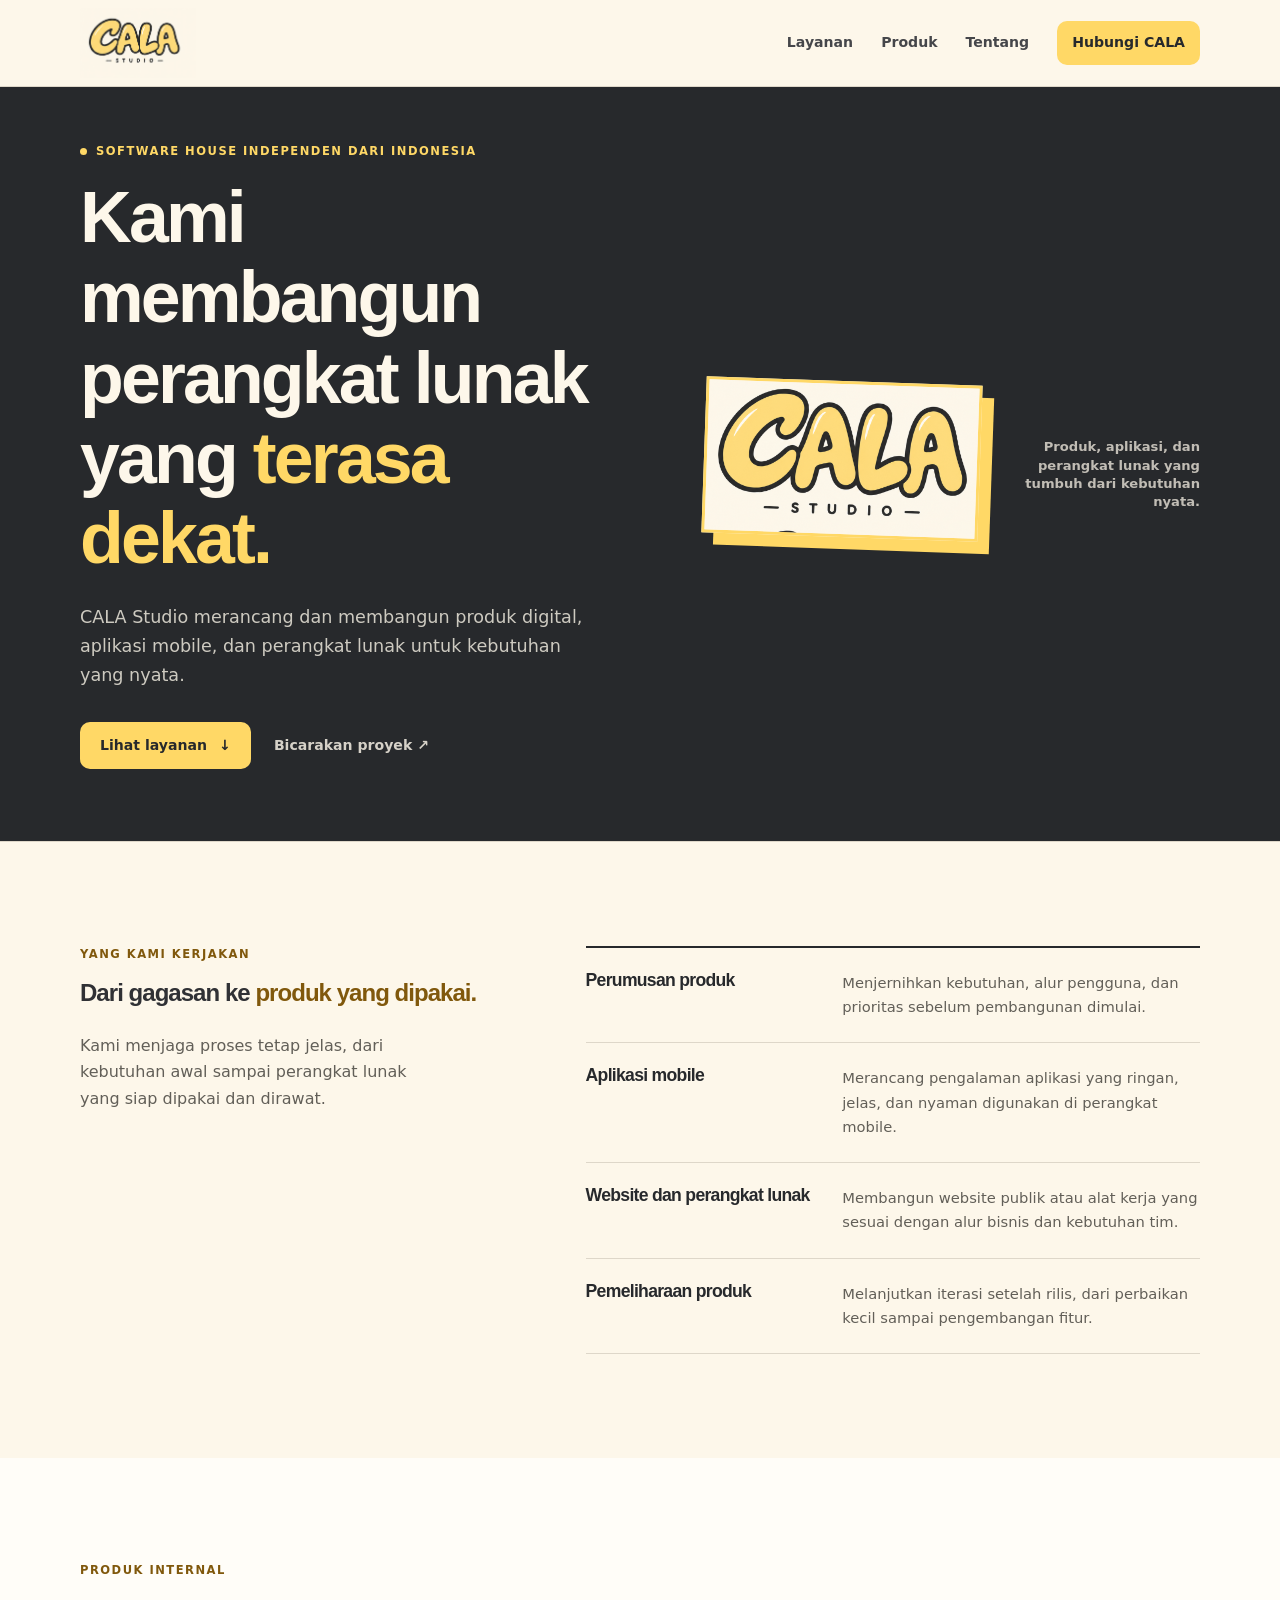
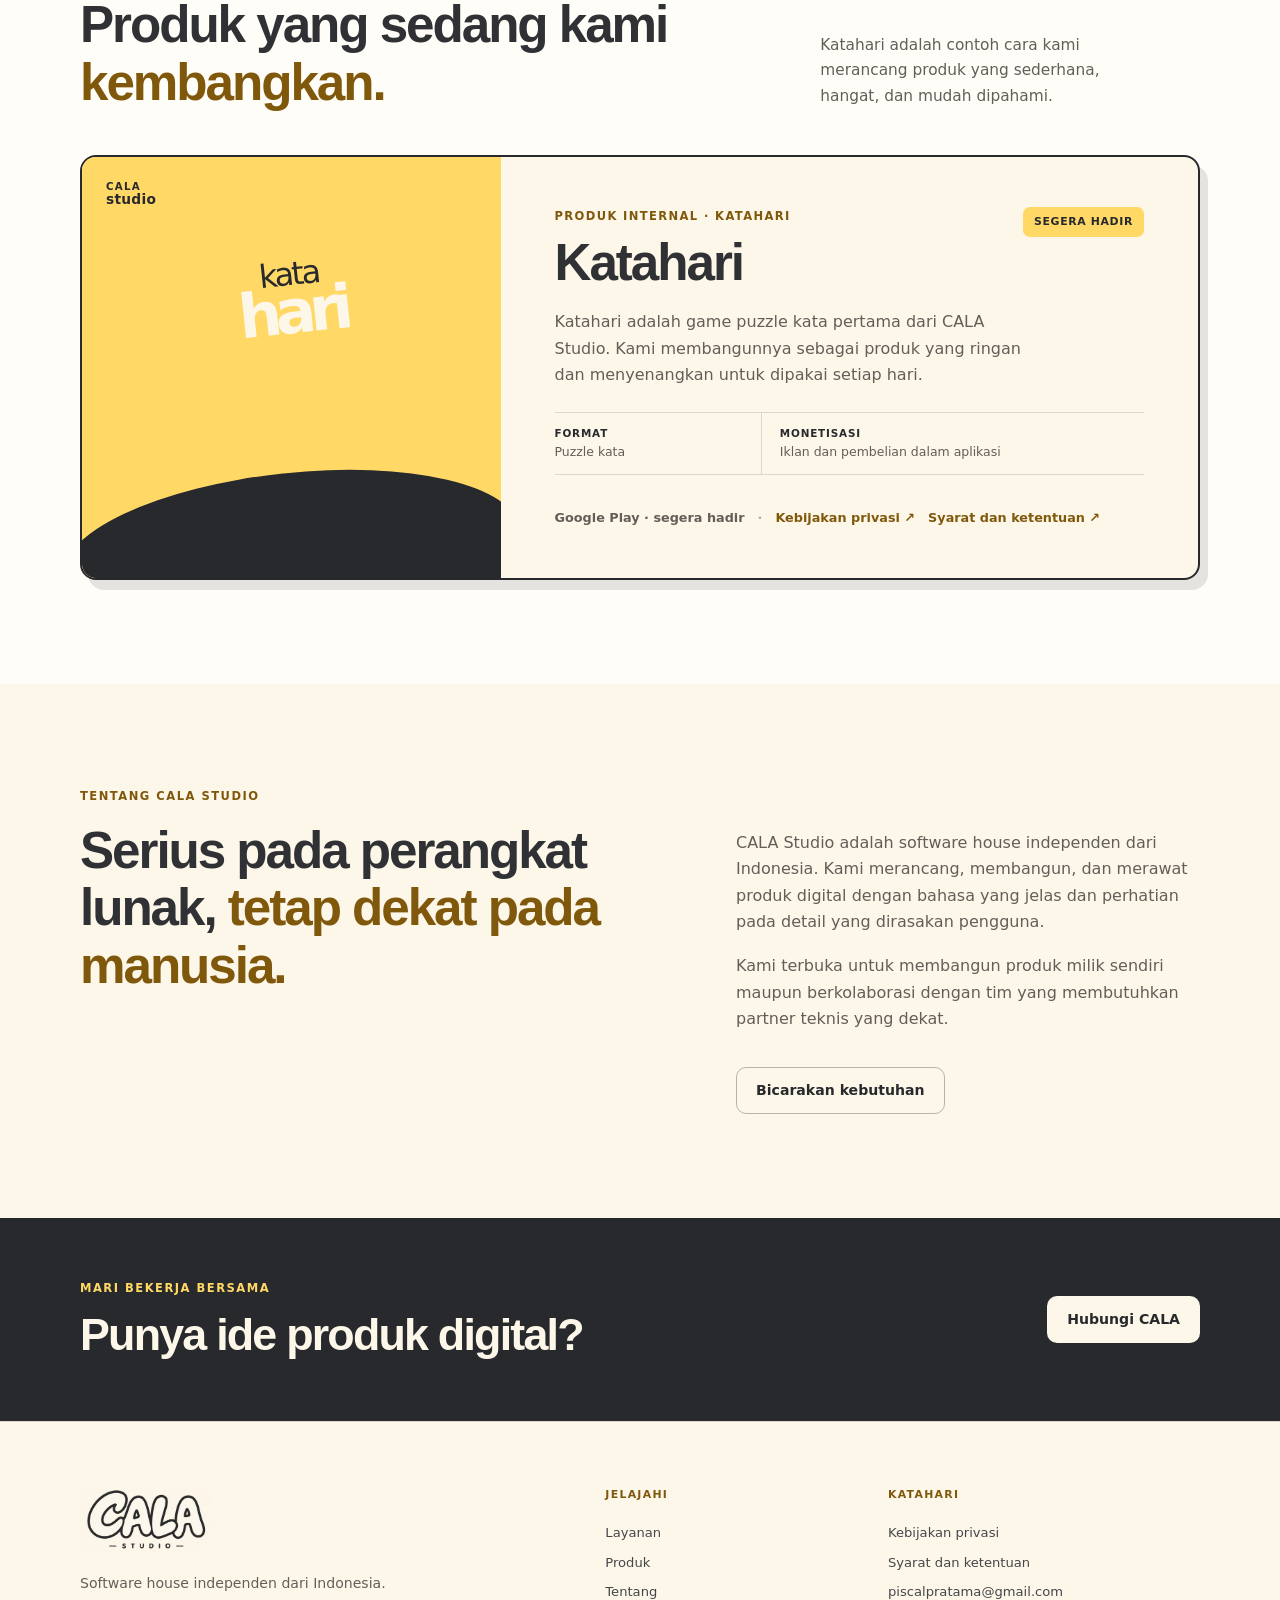
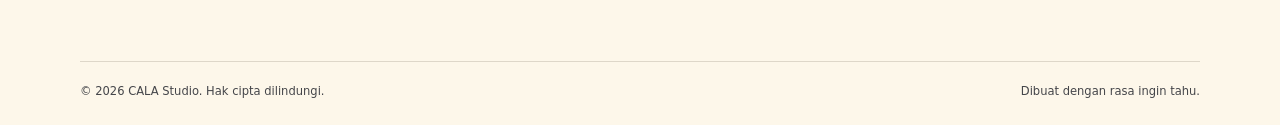
<file: index.html>
<!doctype html>
<html lang="id">
  <head>
    <meta charset="utf-8">
    <meta name="viewport" content="width=device-width, initial-scale=1">
    <meta name="description" content="CALA Studio adalah software house independen dari Indonesia. Kami merancang dan membangun produk digital yang terasa dekat.">
    <meta name="theme-color" content="#27292c">
    <title>CALA Studio: Software house untuk produk digital</title>
    <link rel="stylesheet" href="styles.css">
    <script src="script.js" defer></script>
  </head>
  <body>
    <a class="skip-link" href="#konten">Lewati ke konten utama</a>

    <header class="site-header">
      <div class="container nav-wrap">
        <a class="brand" href="index.html" aria-label="CALA Studio, halaman utama">
          <img src="assets/logo-crops/cala-lockup-yellow.png" alt="CALA Studio">
        </a>
        <nav aria-label="Navigasi utama">
          <a href="#layanan">Layanan</a>
          <a href="#produk">Produk</a>
          <a href="#tentang">Tentang</a>
          <a class="nav-cta" href="#kontak">Hubungi CALA</a>
        </nav>
      </div>
    </header>

    <main id="konten">
      <section class="hero">
        <div class="container hero-grid">
          <div class="hero-copy">
            <p class="eyebrow"><span class="eyebrow-dot"></span> Software house independen dari Indonesia</p>
            <h1>Kami membangun perangkat lunak yang <span>terasa dekat.</span></h1>
            <p class="hero-lead">CALA Studio merancang dan membangun produk digital, aplikasi mobile, dan perangkat lunak untuk kebutuhan yang nyata.</p>
            <div class="hero-actions">
              <a class="button button-primary" href="#layanan">Lihat layanan <span aria-hidden="true">↓</span></a>
              <a class="text-link" href="mailto:piscalpratama@gmail.com">Bicarakan proyek <span aria-hidden="true">↗</span></a>
            </div>
          </div>
          <div class="hero-art">
            <div class="hero-logo-frame">
              <img src="assets/logo-crops/cala-primary-yellow.png" alt="Logo CALA Studio berwarna kuning">
            </div>
            <p class="hero-art-note">Produk, aplikasi, dan perangkat lunak yang tumbuh dari kebutuhan nyata.</p>
          </div>
        </div>
      </section>

      <section class="section section-services" id="layanan">
        <div class="container services-grid">
          <div class="service-intro">
            <p class="eyebrow eyebrow-dark">Yang kami kerjakan</p>
            <h2>Dari gagasan ke <em>produk yang dipakai.</em></h2>
            <p>Kami menjaga proses tetap jelas, dari kebutuhan awal sampai perangkat lunak yang siap dipakai dan dirawat.</p>
          </div>
          <div class="service-list">
            <article class="service-item">
              <h3>Perumusan produk</h3>
              <p>Menjernihkan kebutuhan, alur pengguna, dan prioritas sebelum pembangunan dimulai.</p>
            </article>
            <article class="service-item">
              <h3>Aplikasi mobile</h3>
              <p>Merancang pengalaman aplikasi yang ringan, jelas, dan nyaman digunakan di perangkat mobile.</p>
            </article>
            <article class="service-item">
              <h3>Website dan perangkat lunak</h3>
              <p>Membangun website publik atau alat kerja yang sesuai dengan alur bisnis dan kebutuhan tim.</p>
            </article>
            <article class="service-item">
              <h3>Pemeliharaan produk</h3>
              <p>Melanjutkan iterasi setelah rilis, dari perbaikan kecil sampai pengembangan fitur.</p>
            </article>
          </div>
        </div>
      </section>

      <section class="section section-light" id="produk">
        <div class="container">
          <div class="section-heading split-heading">
            <div>
              <p class="eyebrow eyebrow-dark">Produk internal</p>
              <h2>Produk yang sedang kami <em>kembangkan.</em></h2>
            </div>
            <p>Katahari adalah contoh cara kami merancang produk yang sederhana, hangat, dan mudah dipahami.</p>
          </div>

          <article class="app-card">
            <div class="app-card-art">
              <span class="app-card-stamp">CALA<br><strong>studio</strong></span>
              <div class="mini-horizon"></div>
              <div class="mini-word">kata<br><strong>hari</strong></div>
            </div>
            <div class="app-card-content">
              <div class="app-card-title">
                <div>
                  <p class="card-kicker">Produk internal · Katahari</p>
                  <h3>Katahari</h3>
                </div>
                <span class="status-pill">Segera hadir</span>
              </div>
              <p>Katahari adalah game puzzle kata pertama dari CALA Studio. Kami membangunnya sebagai produk yang ringan dan menyenangkan untuk dipakai setiap hari.</p>
              <div class="app-facts" aria-label="Informasi Katahari">
                <span><strong>Format</strong> Puzzle kata</span>
                <span><strong>Monetisasi</strong> Iklan dan pembelian dalam aplikasi</span>
              </div>
              <div class="app-links">
                <span class="play-placeholder" aria-label="Katahari belum tersedia di Google Play">Google Play · segera hadir</span>
                <span class="link-separator" aria-hidden="true">·</span>
                <a href="katahari/privacy-policy.html">Kebijakan privasi <span aria-hidden="true">↗</span></a>
                <a href="katahari/terms-of-service.html">Syarat dan ketentuan <span aria-hidden="true">↗</span></a>
              </div>
            </div>
          </article>
        </div>
      </section>

      <section class="section section-cream" id="tentang">
        <div class="container about-grid">
          <div>
            <p class="eyebrow eyebrow-dark">Tentang CALA Studio</p>
            <h2>Serius pada perangkat lunak, <em>tetap dekat pada manusia.</em></h2>
          </div>
          <div class="about-copy">
            <p>CALA Studio adalah software house independen dari Indonesia. Kami merancang, membangun, dan merawat produk digital dengan bahasa yang jelas dan perhatian pada detail yang dirasakan pengguna.</p>
            <p>Kami terbuka untuk membangun produk milik sendiri maupun berkolaborasi dengan tim yang membutuhkan partner teknis yang dekat.</p>
            <a class="button button-outline" href="mailto:piscalpratama@gmail.com">Bicarakan kebutuhan</a>
          </div>
        </div>
      </section>

      <section class="contact-strip" id="kontak">
        <div class="container contact-inner">
          <div>
            <p class="eyebrow">Mari bekerja bersama</p>
            <h2>Punya ide produk digital?</h2>
          </div>
          <a class="button button-light" href="mailto:piscalpratama@gmail.com">Hubungi CALA</a>
        </div>
      </section>
    </main>

    <footer class="site-footer">
      <div class="container footer-top">
        <div>
          <a class="brand brand-footer" href="index.html" aria-label="CALA Studio, halaman utama">
            <img src="assets/logo-crops/cala-monochrome.png" alt="CALA Studio">
          </a>
          <p class="footer-note">Software house independen dari Indonesia.</p>
        </div>
        <div class="footer-column">
          <p class="footer-label">Jelajahi</p>
          <a href="#layanan">Layanan</a>
          <a href="#produk">Produk</a>
          <a href="#tentang">Tentang</a>
        </div>
        <div class="footer-column">
          <p class="footer-label">Katahari</p>
          <a href="katahari/privacy-policy.html">Kebijakan privasi</a>
          <a href="katahari/terms-of-service.html">Syarat dan ketentuan</a>
          <a href="mailto:piscalpratama@gmail.com">piscalpratama@gmail.com</a>
        </div>
      </div>
      <div class="container footer-bottom">
        <span>© <span data-current-year>2026</span> CALA Studio. Hak cipta dilindungi.</span>
        <span>Dibuat dengan rasa ingin tahu.</span>
      </div>
    </footer>
  </body>
</html>
</file>
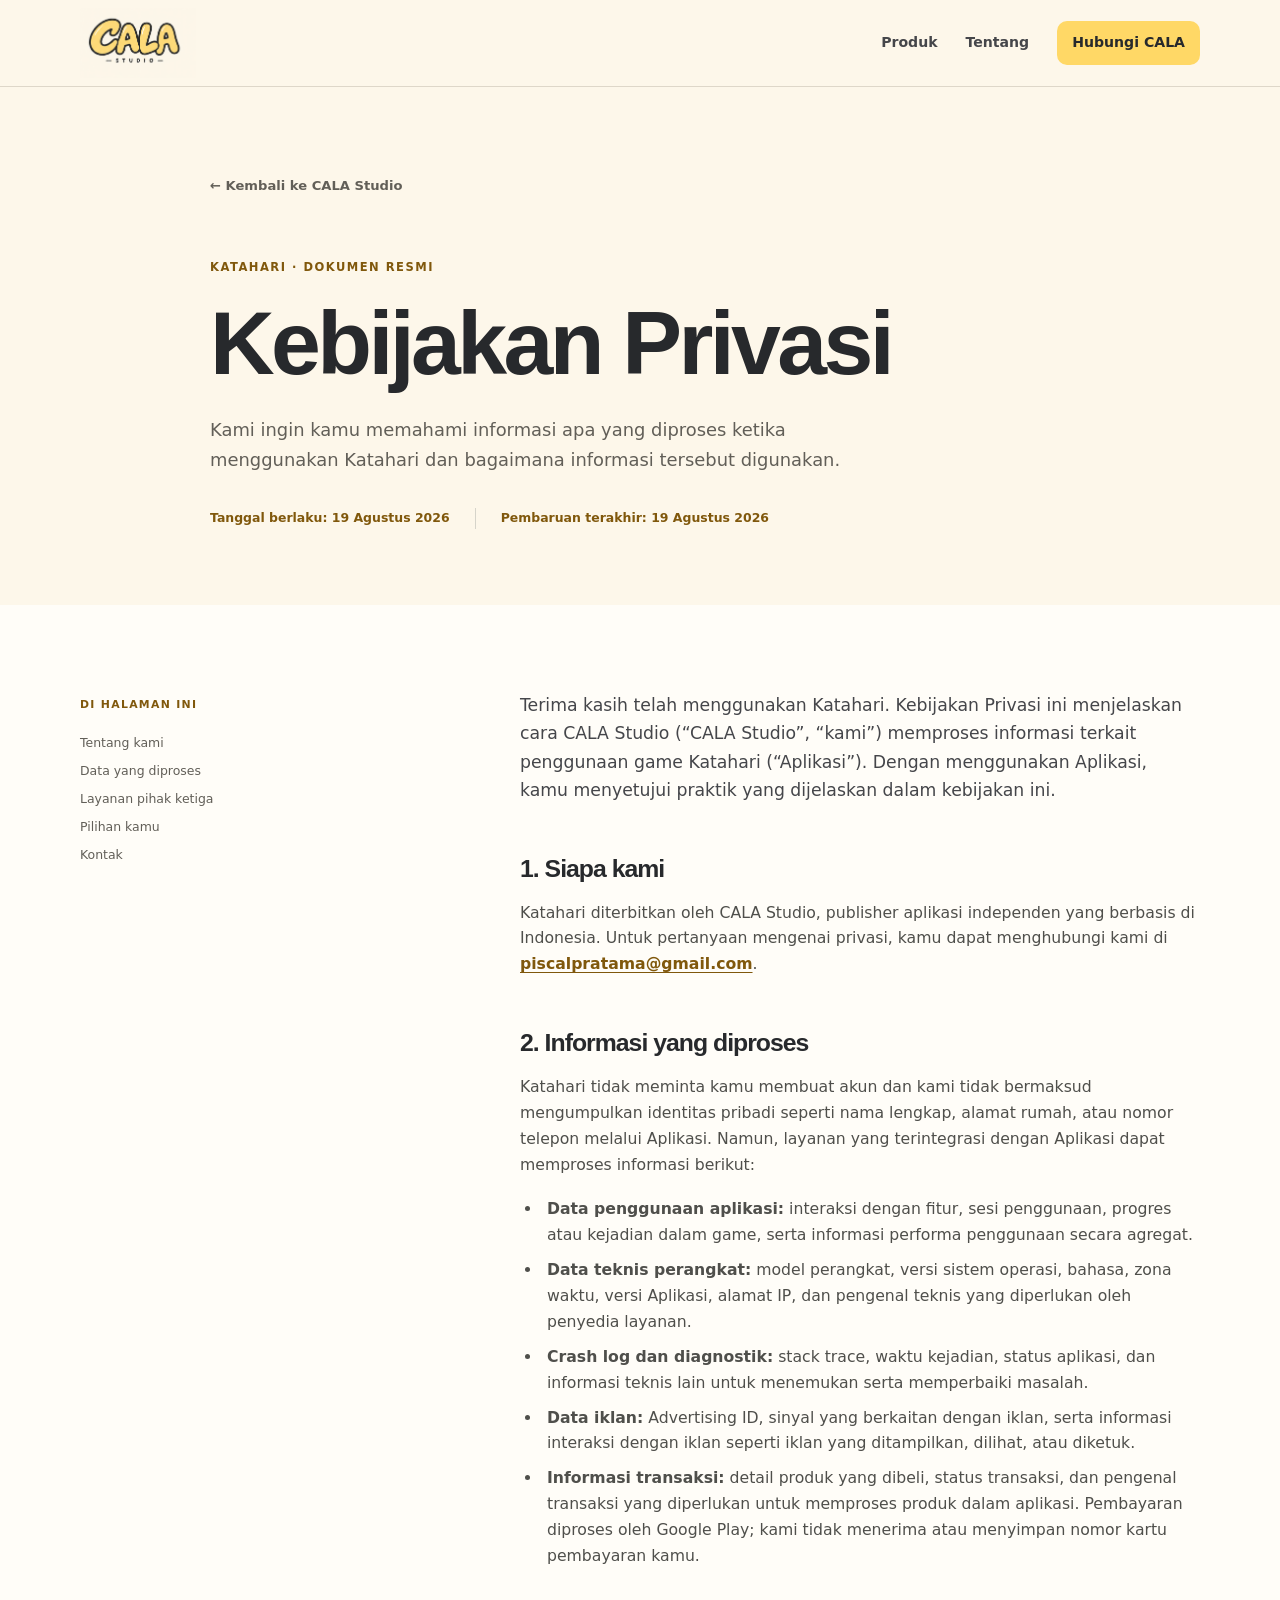
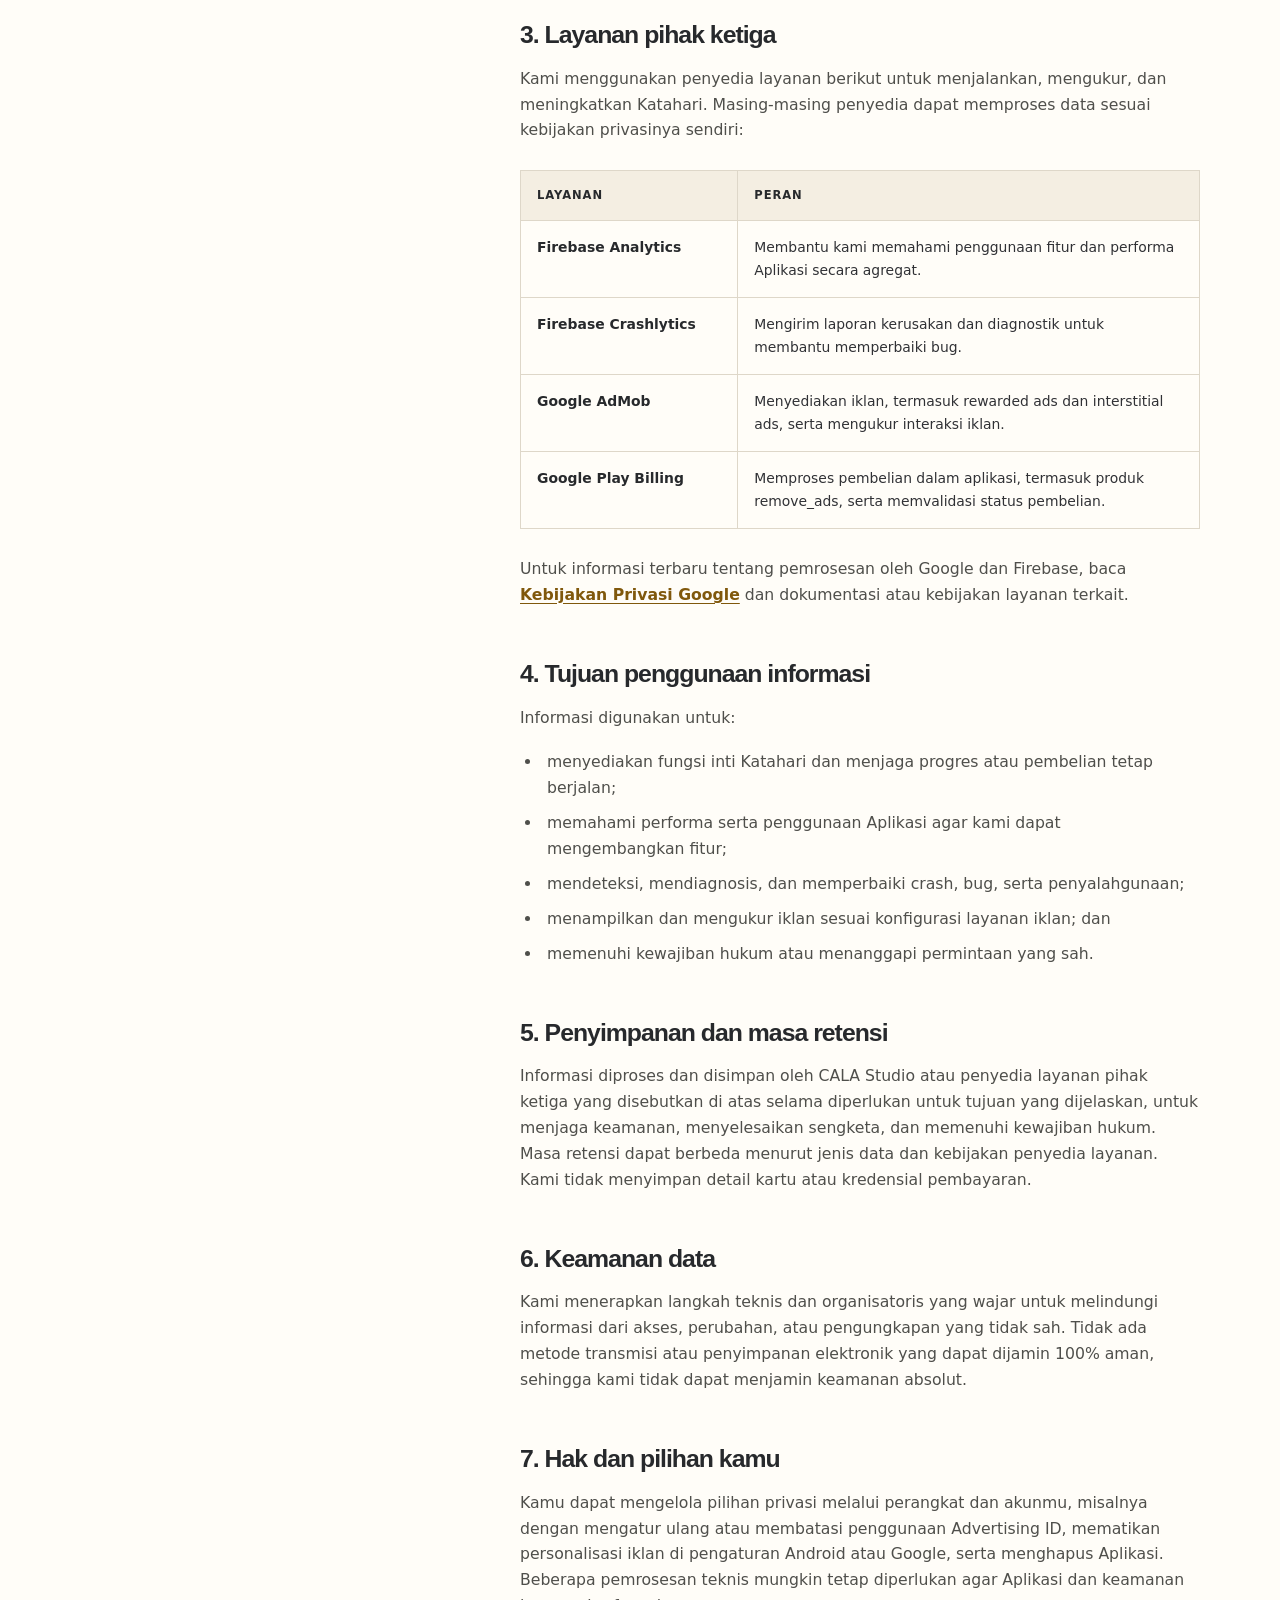
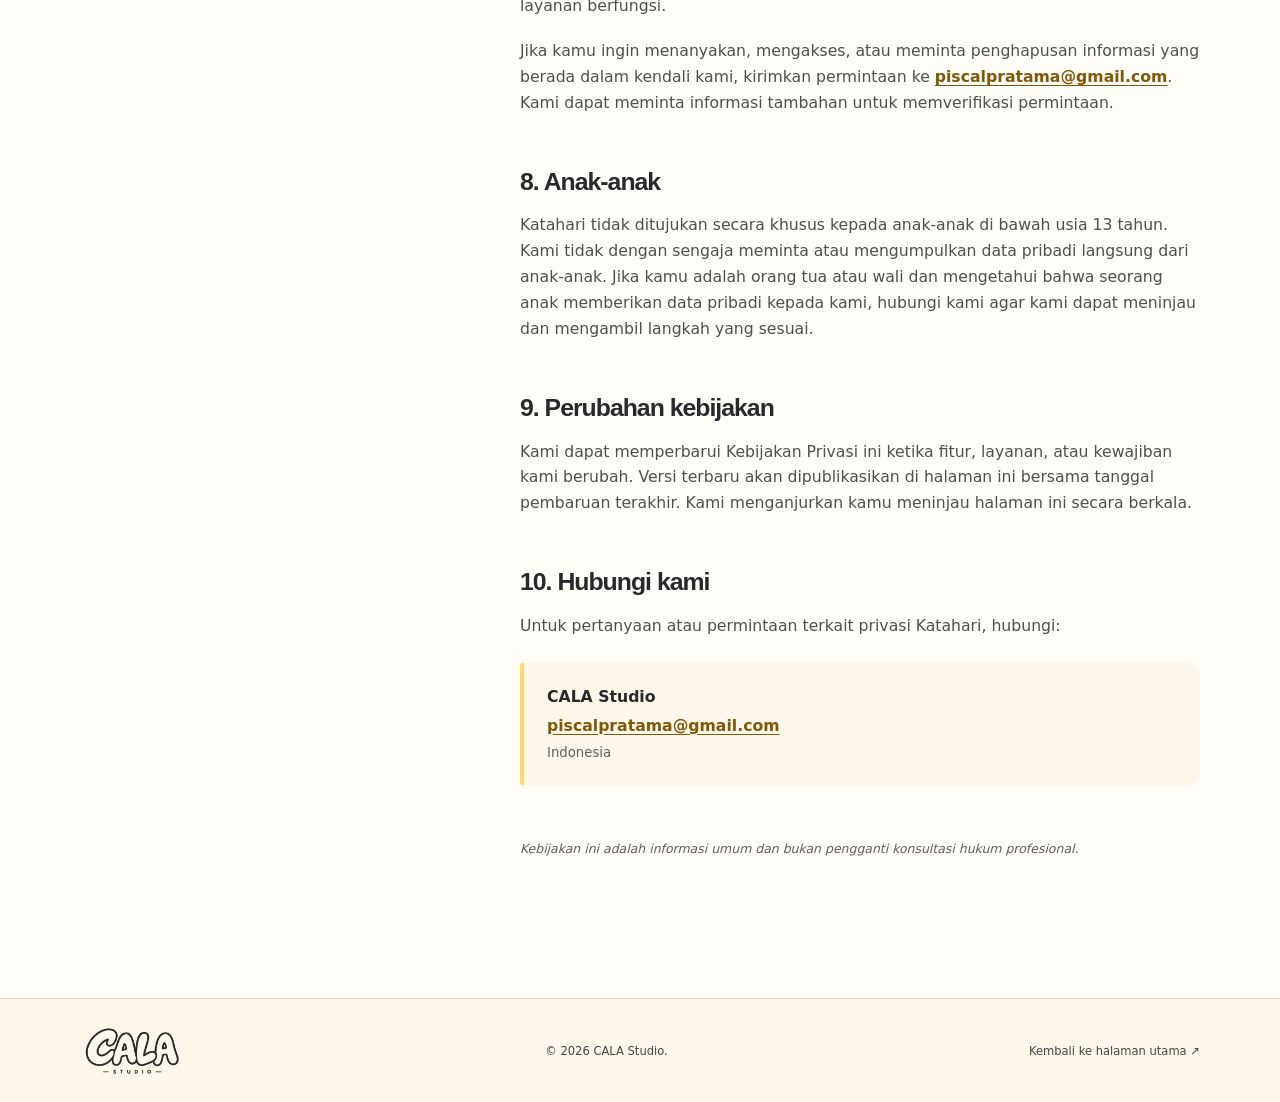
<file: katahari/privacy-policy.html>
<!doctype html>
<html lang="id">
  <head>
    <meta charset="utf-8">
    <meta name="viewport" content="width=device-width, initial-scale=1">
    <meta name="description" content="Kebijakan Privasi Katahari dari CALA Studio, termasuk penggunaan Firebase, Google AdMob, dan Google Play Billing.">
    <meta name="theme-color" content="#27292c">
    <title>Kebijakan Privasi Katahari: CALA Studio</title>
    <link rel="stylesheet" href="../styles.css">
    <script src="../script.js" defer></script>
  </head>
  <body>
    <a class="skip-link" href="#konten">Lewati ke konten utama</a>
    <header class="site-header">
      <div class="container nav-wrap">
        <a class="brand" href="../index.html" aria-label="CALA Studio, halaman utama">
          <img src="../assets/logo-crops/cala-lockup-yellow.png" alt="CALA Studio">
        </a>
        <nav aria-label="Navigasi utama">
          <a href="../index.html#produk">Produk</a>
          <a href="../index.html#tentang">Tentang</a>
          <a class="nav-cta" href="mailto:piscalpratama@gmail.com">Hubungi CALA</a>
        </nav>
      </div>
    </header>

    <main id="konten">
      <section class="page-hero">
        <div class="container narrow-container">
          <a class="back-link" href="../index.html">← Kembali ke CALA Studio</a>
          <p class="eyebrow eyebrow-dark">Katahari · Dokumen resmi</p>
          <h1>Kebijakan Privasi</h1>
          <p class="page-intro">Kami ingin kamu memahami informasi apa yang diproses ketika menggunakan Katahari dan bagaimana informasi tersebut digunakan.</p>
          <div class="document-meta"><span>Tanggal berlaku: 19 Agustus 2026</span><span>Pembaruan terakhir: 19 Agustus 2026</span></div>
        </div>
      </section>

      <section class="document-section">
        <div class="container document-layout">
          <aside class="document-aside" aria-label="Daftar isi">
            <p class="footer-label">Di halaman ini</p>
            <a href="#siapa-kami">Tentang kami</a>
            <a href="#data">Data yang diproses</a>
            <a href="#pihak-ketiga">Layanan pihak ketiga</a>
            <a href="#pilihan">Pilihan kamu</a>
            <a href="#kontak">Kontak</a>
          </aside>

          <article class="legal-copy">
            <p>Terima kasih telah menggunakan Katahari. Kebijakan Privasi ini menjelaskan cara CALA Studio (“CALA Studio”, “kami”) memproses informasi terkait penggunaan game Katahari (“Aplikasi”). Dengan menggunakan Aplikasi, kamu menyetujui praktik yang dijelaskan dalam kebijakan ini.</p>

            <h2 id="siapa-kami">1. Siapa kami</h2>
            <p>Katahari diterbitkan oleh CALA Studio, publisher aplikasi independen yang berbasis di Indonesia. Untuk pertanyaan mengenai privasi, kamu dapat menghubungi kami di <a href="mailto:piscalpratama@gmail.com">piscalpratama@gmail.com</a>.</p>

            <h2 id="data">2. Informasi yang diproses</h2>
            <p>Katahari tidak meminta kamu membuat akun dan kami tidak bermaksud mengumpulkan identitas pribadi seperti nama lengkap, alamat rumah, atau nomor telepon melalui Aplikasi. Namun, layanan yang terintegrasi dengan Aplikasi dapat memproses informasi berikut:</p>
            <ul>
              <li><strong>Data penggunaan aplikasi:</strong> interaksi dengan fitur, sesi penggunaan, progres atau kejadian dalam game, serta informasi performa penggunaan secara agregat.</li>
              <li><strong>Data teknis perangkat:</strong> model perangkat, versi sistem operasi, bahasa, zona waktu, versi Aplikasi, alamat IP, dan pengenal teknis yang diperlukan oleh penyedia layanan.</li>
              <li><strong>Crash log dan diagnostik:</strong> stack trace, waktu kejadian, status aplikasi, dan informasi teknis lain untuk menemukan serta memperbaiki masalah.</li>
              <li><strong>Data iklan:</strong> Advertising ID, sinyal yang berkaitan dengan iklan, serta informasi interaksi dengan iklan seperti iklan yang ditampilkan, dilihat, atau diketuk.</li>
              <li><strong>Informasi transaksi:</strong> detail produk yang dibeli, status transaksi, dan pengenal transaksi yang diperlukan untuk memproses produk dalam aplikasi. Pembayaran diproses oleh Google Play; kami tidak menerima atau menyimpan nomor kartu pembayaran kamu.</li>
            </ul>

            <h2 id="pihak-ketiga">3. Layanan pihak ketiga</h2>
            <p>Kami menggunakan penyedia layanan berikut untuk menjalankan, mengukur, dan meningkatkan Katahari. Masing-masing penyedia dapat memproses data sesuai kebijakan privasinya sendiri:</p>
            <div class="service-table-wrap">
              <table>
                <thead><tr><th>Layanan</th><th>Peran</th></tr></thead>
                <tbody>
                  <tr><td>Firebase Analytics</td><td>Membantu kami memahami penggunaan fitur dan performa Aplikasi secara agregat.</td></tr>
                  <tr><td>Firebase Crashlytics</td><td>Mengirim laporan kerusakan dan diagnostik untuk membantu memperbaiki bug.</td></tr>
                  <tr><td>Google AdMob</td><td>Menyediakan iklan, termasuk rewarded ads dan interstitial ads, serta mengukur interaksi iklan.</td></tr>
                  <tr><td>Google Play Billing</td><td>Memproses pembelian dalam aplikasi, termasuk produk remove_ads, serta memvalidasi status pembelian.</td></tr>
                </tbody>
              </table>
            </div>
            <p>Untuk informasi terbaru tentang pemrosesan oleh Google dan Firebase, baca <a href="https://policies.google.com/privacy" target="_blank" rel="noopener noreferrer">Kebijakan Privasi Google</a> dan dokumentasi atau kebijakan layanan terkait.</p>

            <h2>4. Tujuan penggunaan informasi</h2>
            <p>Informasi digunakan untuk:</p>
            <ul>
              <li>menyediakan fungsi inti Katahari dan menjaga progres atau pembelian tetap berjalan;</li>
              <li>memahami performa serta penggunaan Aplikasi agar kami dapat mengembangkan fitur;</li>
              <li>mendeteksi, mendiagnosis, dan memperbaiki crash, bug, serta penyalahgunaan;</li>
              <li>menampilkan dan mengukur iklan sesuai konfigurasi layanan iklan; dan</li>
              <li>memenuhi kewajiban hukum atau menanggapi permintaan yang sah.</li>
            </ul>

            <h2>5. Penyimpanan dan masa retensi</h2>
            <p>Informasi diproses dan disimpan oleh CALA Studio atau penyedia layanan pihak ketiga yang disebutkan di atas selama diperlukan untuk tujuan yang dijelaskan, untuk menjaga keamanan, menyelesaikan sengketa, dan memenuhi kewajiban hukum. Masa retensi dapat berbeda menurut jenis data dan kebijakan penyedia layanan. Kami tidak menyimpan detail kartu atau kredensial pembayaran.</p>

            <h2>6. Keamanan data</h2>
            <p>Kami menerapkan langkah teknis dan organisatoris yang wajar untuk melindungi informasi dari akses, perubahan, atau pengungkapan yang tidak sah. Tidak ada metode transmisi atau penyimpanan elektronik yang dapat dijamin 100% aman, sehingga kami tidak dapat menjamin keamanan absolut.</p>

            <h2 id="pilihan">7. Hak dan pilihan kamu</h2>
            <p>Kamu dapat mengelola pilihan privasi melalui perangkat dan akunmu, misalnya dengan mengatur ulang atau membatasi penggunaan Advertising ID, mematikan personalisasi iklan di pengaturan Android atau Google, serta menghapus Aplikasi. Beberapa pemrosesan teknis mungkin tetap diperlukan agar Aplikasi dan keamanan layanan berfungsi.</p>
            <p>Jika kamu ingin menanyakan, mengakses, atau meminta penghapusan informasi yang berada dalam kendali kami, kirimkan permintaan ke <a href="mailto:piscalpratama@gmail.com">piscalpratama@gmail.com</a>. Kami dapat meminta informasi tambahan untuk memverifikasi permintaan.</p>

            <h2>8. Anak-anak</h2>
            <p>Katahari tidak ditujukan secara khusus kepada anak-anak di bawah usia 13 tahun. Kami tidak dengan sengaja meminta atau mengumpulkan data pribadi langsung dari anak-anak. Jika kamu adalah orang tua atau wali dan mengetahui bahwa seorang anak memberikan data pribadi kepada kami, hubungi kami agar kami dapat meninjau dan mengambil langkah yang sesuai.</p>

            <h2>9. Perubahan kebijakan</h2>
            <p>Kami dapat memperbarui Kebijakan Privasi ini ketika fitur, layanan, atau kewajiban kami berubah. Versi terbaru akan dipublikasikan di halaman ini bersama tanggal pembaruan terakhir. Kami menganjurkan kamu meninjau halaman ini secara berkala.</p>

            <h2 id="kontak">10. Hubungi kami</h2>
            <p>Untuk pertanyaan atau permintaan terkait privasi Katahari, hubungi:</p>
            <div class="contact-card"><strong>CALA Studio</strong><a href="mailto:piscalpratama@gmail.com">piscalpratama@gmail.com</a><span>Indonesia</span></div>
            <p class="legal-note">Kebijakan ini adalah informasi umum dan bukan pengganti konsultasi hukum profesional.</p>
          </article>
        </div>
      </section>
    </main>

    <footer class="site-footer">
      <div class="container footer-bottom footer-bottom-single"><img class="footer-lockup" src="../assets/logo-crops/cala-monochrome.png" alt="CALA Studio"><span>© <span data-current-year>2026</span> CALA Studio.</span><a href="../index.html">Kembali ke halaman utama ↗</a></div>
    </footer>
  </body>
</html>
</file>
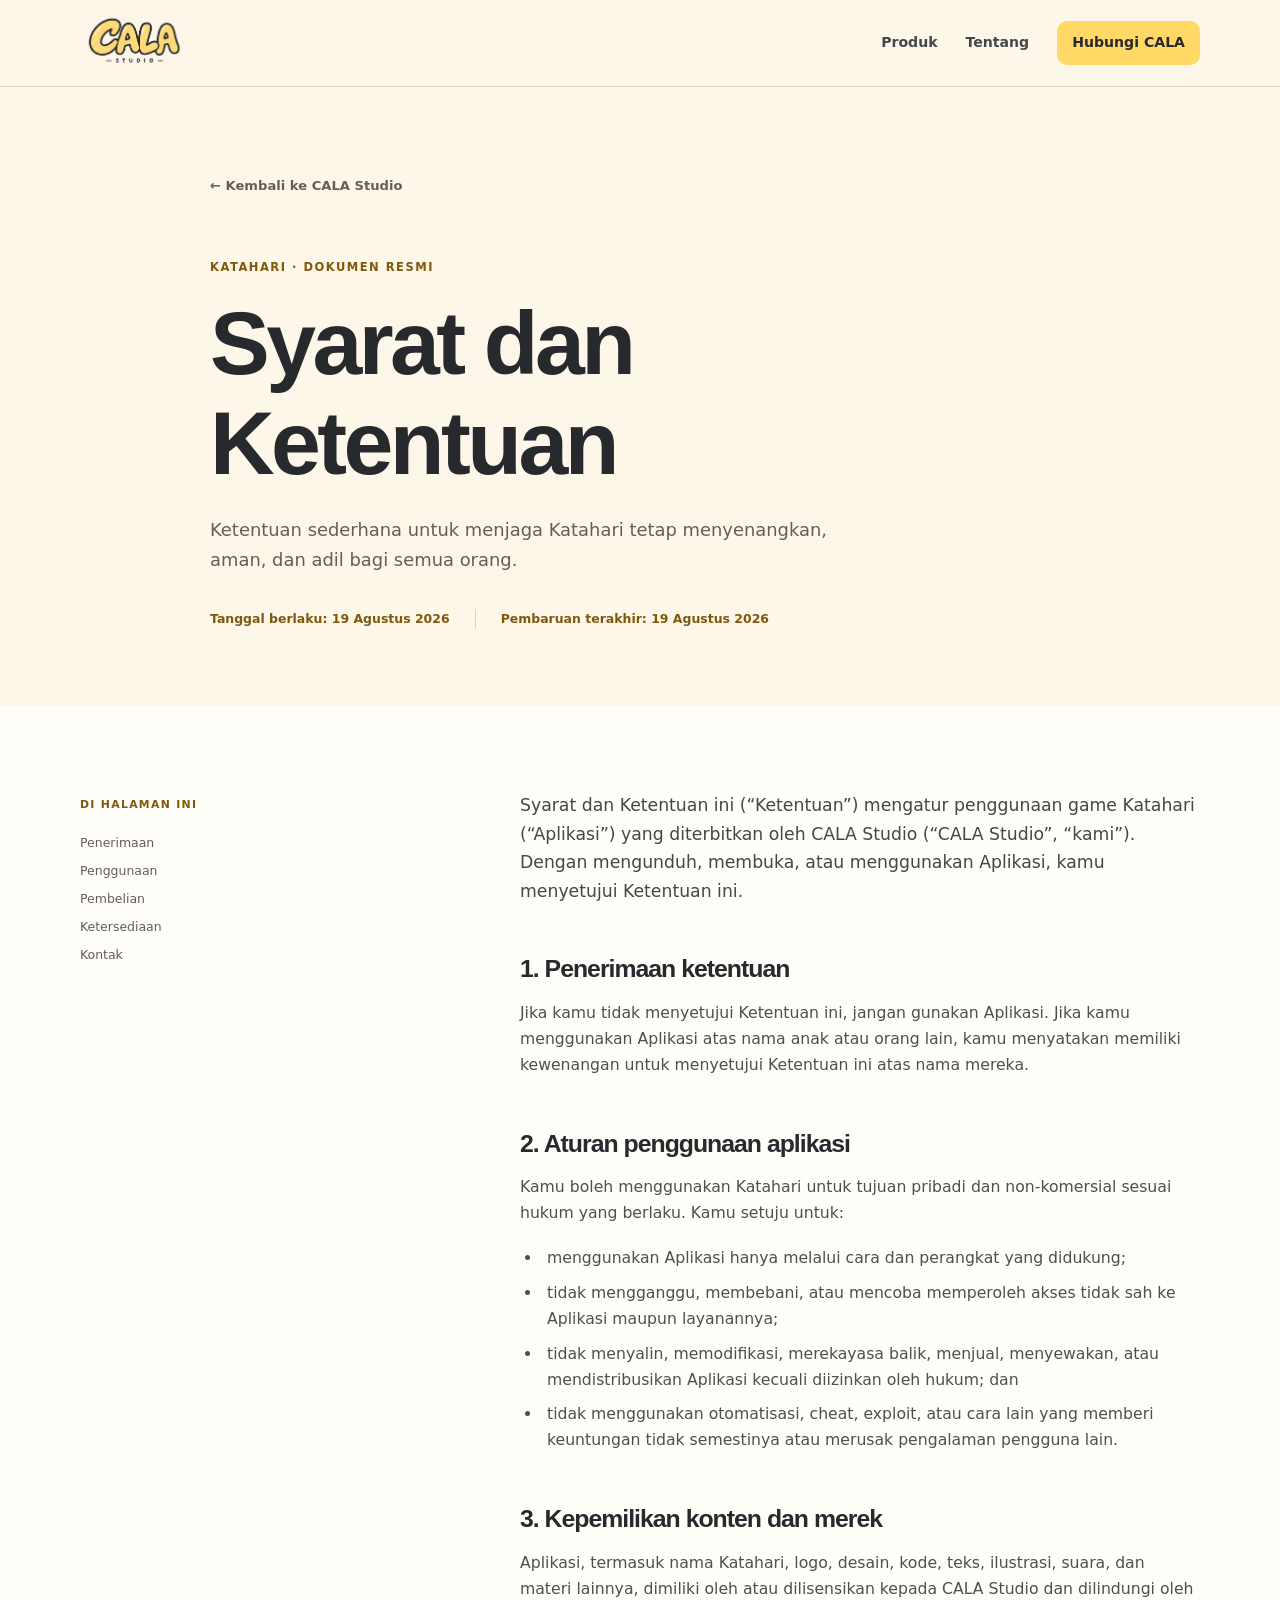
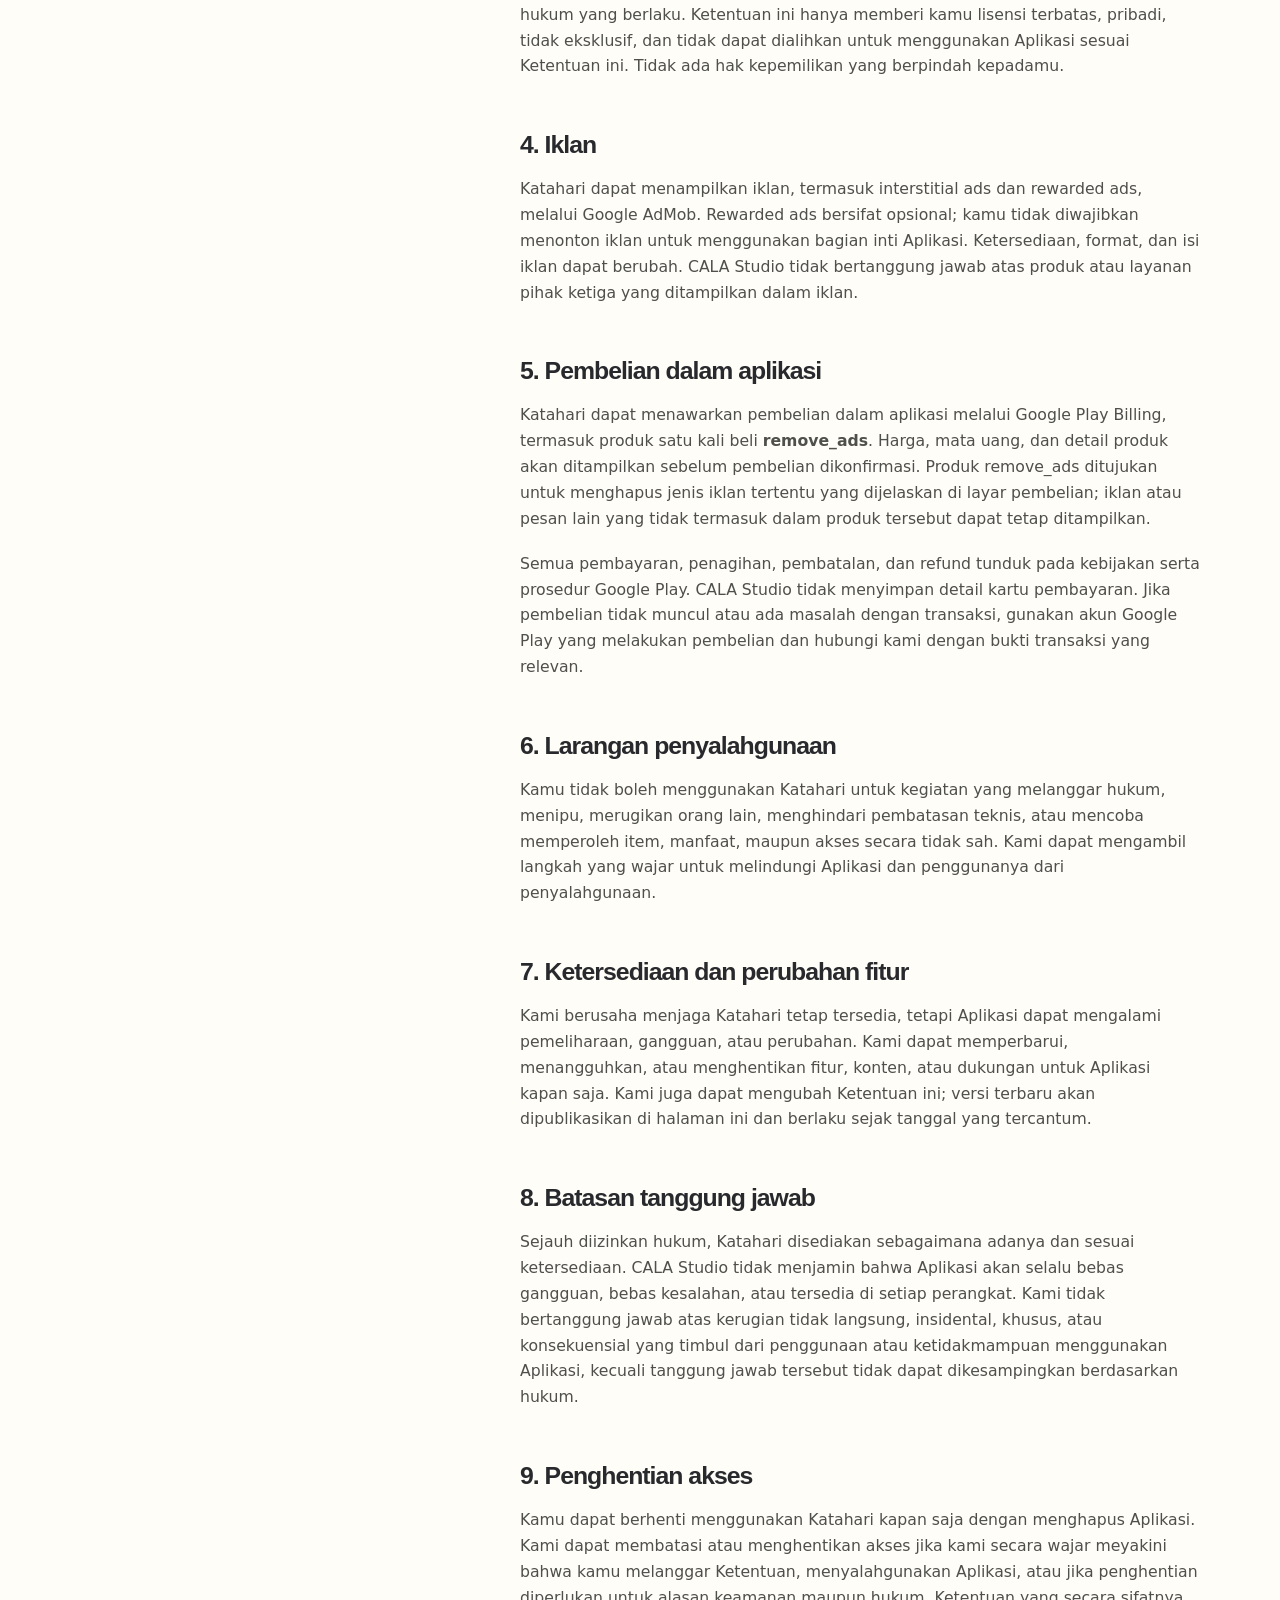
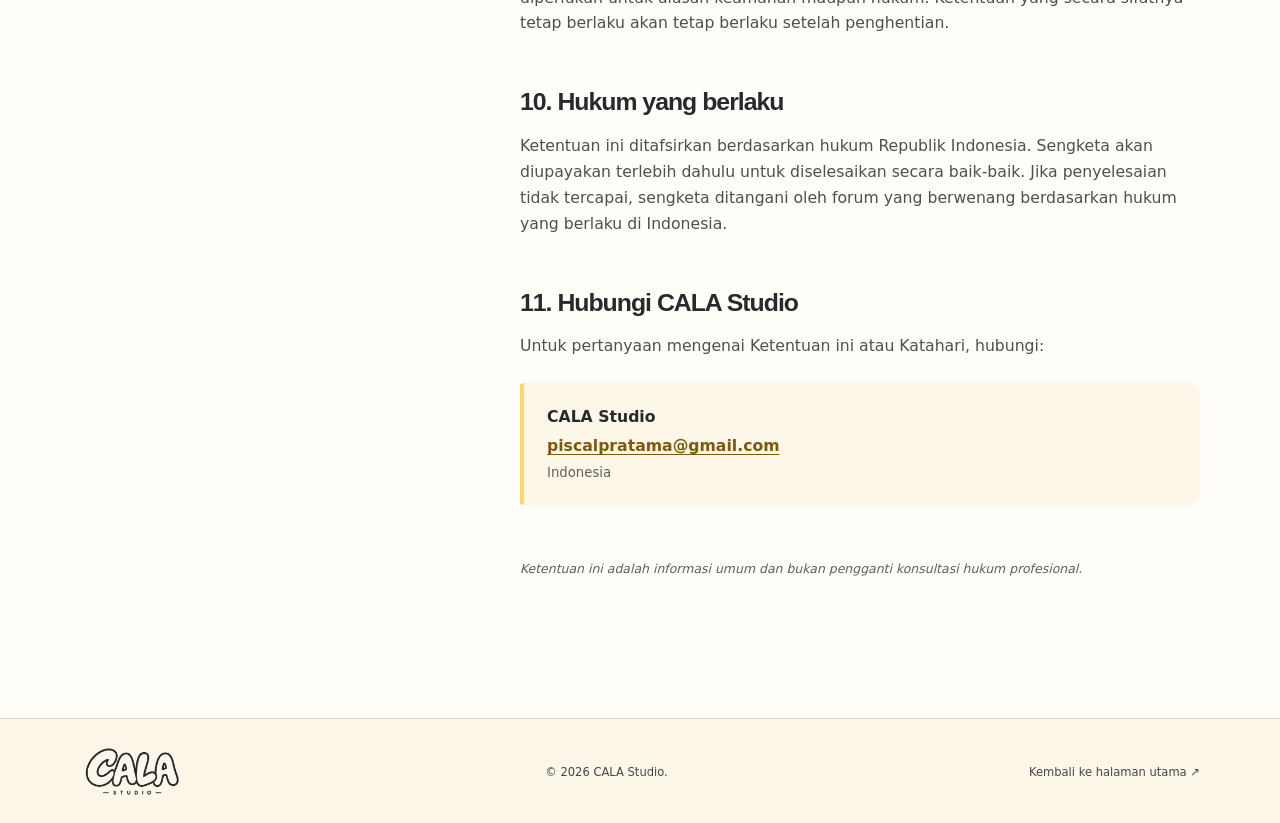
<file: katahari/terms-of-service.html>
<!doctype html>
<html lang="id">
  <head>
    <meta charset="utf-8">
    <meta name="viewport" content="width=device-width, initial-scale=1">
    <meta name="description" content="Syarat dan Ketentuan penggunaan game Katahari dari CALA Studio, termasuk iklan dan pembelian dalam aplikasi.">
    <meta name="theme-color" content="#27292c">
    <title>Syarat dan Ketentuan Katahari: CALA Studio</title>
    <link rel="stylesheet" href="../styles.css">
    <script src="../script.js" defer></script>
  </head>
  <body>
    <a class="skip-link" href="#konten">Lewati ke konten utama</a>
    <header class="site-header">
      <div class="container nav-wrap">
        <a class="brand" href="../index.html" aria-label="CALA Studio, halaman utama">
          <img src="../assets/logo-crops/cala-lockup-yellow.png" alt="CALA Studio">
        </a>
        <nav aria-label="Navigasi utama">
          <a href="../index.html#produk">Produk</a>
          <a href="../index.html#tentang">Tentang</a>
          <a class="nav-cta" href="mailto:piscalpratama@gmail.com">Hubungi CALA</a>
        </nav>
      </div>
    </header>

    <main id="konten">
      <section class="page-hero">
        <div class="container narrow-container">
          <a class="back-link" href="../index.html">← Kembali ke CALA Studio</a>
          <p class="eyebrow eyebrow-dark">Katahari · Dokumen resmi</p>
          <h1>Syarat dan Ketentuan</h1>
          <p class="page-intro">Ketentuan sederhana untuk menjaga Katahari tetap menyenangkan, aman, dan adil bagi semua orang.</p>
          <div class="document-meta"><span>Tanggal berlaku: 19 Agustus 2026</span><span>Pembaruan terakhir: 19 Agustus 2026</span></div>
        </div>
      </section>

      <section class="document-section">
        <div class="container document-layout">
          <aside class="document-aside" aria-label="Daftar isi">
            <p class="footer-label">Di halaman ini</p>
            <a href="#penerimaan">Penerimaan</a>
            <a href="#penggunaan">Penggunaan</a>
            <a href="#pembelian">Pembelian</a>
            <a href="#ketersediaan">Ketersediaan</a>
            <a href="#kontak">Kontak</a>
          </aside>

          <article class="legal-copy">
            <p>Syarat dan Ketentuan ini (“Ketentuan”) mengatur penggunaan game Katahari (“Aplikasi”) yang diterbitkan oleh CALA Studio (“CALA Studio”, “kami”). Dengan mengunduh, membuka, atau menggunakan Aplikasi, kamu menyetujui Ketentuan ini.</p>

            <h2 id="penerimaan">1. Penerimaan ketentuan</h2>
            <p>Jika kamu tidak menyetujui Ketentuan ini, jangan gunakan Aplikasi. Jika kamu menggunakan Aplikasi atas nama anak atau orang lain, kamu menyatakan memiliki kewenangan untuk menyetujui Ketentuan ini atas nama mereka.</p>

            <h2 id="penggunaan">2. Aturan penggunaan aplikasi</h2>
            <p>Kamu boleh menggunakan Katahari untuk tujuan pribadi dan non-komersial sesuai hukum yang berlaku. Kamu setuju untuk:</p>
            <ul>
              <li>menggunakan Aplikasi hanya melalui cara dan perangkat yang didukung;</li>
              <li>tidak mengganggu, membebani, atau mencoba memperoleh akses tidak sah ke Aplikasi maupun layanannya;</li>
              <li>tidak menyalin, memodifikasi, merekayasa balik, menjual, menyewakan, atau mendistribusikan Aplikasi kecuali diizinkan oleh hukum; dan</li>
              <li>tidak menggunakan otomatisasi, cheat, exploit, atau cara lain yang memberi keuntungan tidak semestinya atau merusak pengalaman pengguna lain.</li>
            </ul>

            <h2>3. Kepemilikan konten dan merek</h2>
            <p>Aplikasi, termasuk nama Katahari, logo, desain, kode, teks, ilustrasi, suara, dan materi lainnya, dimiliki oleh atau dilisensikan kepada CALA Studio dan dilindungi oleh hukum yang berlaku. Ketentuan ini hanya memberi kamu lisensi terbatas, pribadi, tidak eksklusif, dan tidak dapat dialihkan untuk menggunakan Aplikasi sesuai Ketentuan ini. Tidak ada hak kepemilikan yang berpindah kepadamu.</p>

            <h2>4. Iklan</h2>
            <p>Katahari dapat menampilkan iklan, termasuk interstitial ads dan rewarded ads, melalui Google AdMob. Rewarded ads bersifat opsional; kamu tidak diwajibkan menonton iklan untuk menggunakan bagian inti Aplikasi. Ketersediaan, format, dan isi iklan dapat berubah. CALA Studio tidak bertanggung jawab atas produk atau layanan pihak ketiga yang ditampilkan dalam iklan.</p>

            <h2 id="pembelian">5. Pembelian dalam aplikasi</h2>
            <p>Katahari dapat menawarkan pembelian dalam aplikasi melalui Google Play Billing, termasuk produk satu kali beli <strong>remove_ads</strong>. Harga, mata uang, dan detail produk akan ditampilkan sebelum pembelian dikonfirmasi. Produk remove_ads ditujukan untuk menghapus jenis iklan tertentu yang dijelaskan di layar pembelian; iklan atau pesan lain yang tidak termasuk dalam produk tersebut dapat tetap ditampilkan.</p>
            <p>Semua pembayaran, penagihan, pembatalan, dan refund tunduk pada kebijakan serta prosedur Google Play. CALA Studio tidak menyimpan detail kartu pembayaran. Jika pembelian tidak muncul atau ada masalah dengan transaksi, gunakan akun Google Play yang melakukan pembelian dan hubungi kami dengan bukti transaksi yang relevan.</p>

            <h2>6. Larangan penyalahgunaan</h2>
            <p>Kamu tidak boleh menggunakan Katahari untuk kegiatan yang melanggar hukum, menipu, merugikan orang lain, menghindari pembatasan teknis, atau mencoba memperoleh item, manfaat, maupun akses secara tidak sah. Kami dapat mengambil langkah yang wajar untuk melindungi Aplikasi dan penggunanya dari penyalahgunaan.</p>

            <h2 id="ketersediaan">7. Ketersediaan dan perubahan fitur</h2>
            <p>Kami berusaha menjaga Katahari tetap tersedia, tetapi Aplikasi dapat mengalami pemeliharaan, gangguan, atau perubahan. Kami dapat memperbarui, menangguhkan, atau menghentikan fitur, konten, atau dukungan untuk Aplikasi kapan saja. Kami juga dapat mengubah Ketentuan ini; versi terbaru akan dipublikasikan di halaman ini dan berlaku sejak tanggal yang tercantum.</p>

            <h2>8. Batasan tanggung jawab</h2>
            <p>Sejauh diizinkan hukum, Katahari disediakan sebagaimana adanya dan sesuai ketersediaan. CALA Studio tidak menjamin bahwa Aplikasi akan selalu bebas gangguan, bebas kesalahan, atau tersedia di setiap perangkat. Kami tidak bertanggung jawab atas kerugian tidak langsung, insidental, khusus, atau konsekuensial yang timbul dari penggunaan atau ketidakmampuan menggunakan Aplikasi, kecuali tanggung jawab tersebut tidak dapat dikesampingkan berdasarkan hukum.</p>

            <h2>9. Penghentian akses</h2>
            <p>Kamu dapat berhenti menggunakan Katahari kapan saja dengan menghapus Aplikasi. Kami dapat membatasi atau menghentikan akses jika kami secara wajar meyakini bahwa kamu melanggar Ketentuan, menyalahgunakan Aplikasi, atau jika penghentian diperlukan untuk alasan keamanan maupun hukum. Ketentuan yang secara sifatnya tetap berlaku akan tetap berlaku setelah penghentian.</p>

            <h2>10. Hukum yang berlaku</h2>
            <p>Ketentuan ini ditafsirkan berdasarkan hukum Republik Indonesia. Sengketa akan diupayakan terlebih dahulu untuk diselesaikan secara baik-baik. Jika penyelesaian tidak tercapai, sengketa ditangani oleh forum yang berwenang berdasarkan hukum yang berlaku di Indonesia.</p>

            <h2 id="kontak">11. Hubungi CALA Studio</h2>
            <p>Untuk pertanyaan mengenai Ketentuan ini atau Katahari, hubungi:</p>
            <div class="contact-card"><strong>CALA Studio</strong><a href="mailto:piscalpratama@gmail.com">piscalpratama@gmail.com</a><span>Indonesia</span></div>
            <p class="legal-note">Ketentuan ini adalah informasi umum dan bukan pengganti konsultasi hukum profesional.</p>
          </article>
        </div>
      </section>
    </main>

    <footer class="site-footer">
      <div class="container footer-bottom footer-bottom-single"><img class="footer-lockup" src="../assets/logo-crops/cala-monochrome.png" alt="CALA Studio"><span>© <span data-current-year>2026</span> CALA Studio.</span><a href="../index.html">Kembali ke halaman utama ↗</a></div>
    </footer>
  </body>
</html>
</file>
<file: styles.css>
:root {
  --charcoal: #27292c;
  --charcoal-soft: #45464a;
  --ink: #303135;
  --muted: #625f58;
  --cream: #fdf7ea;
  --paper: #fffdf8;
  --yellow: #ffd866;
  --yellow-deep: #80580c;
  --line: #ded7c9;
  --shadow: 8px 10px 0 rgba(39, 41, 44, 0.12);
  --radius: 16px;
}

* { box-sizing: border-box; }

html { scroll-behavior: smooth; }

body {
  margin: 0;
  color: var(--ink);
  background: var(--cream);
  font-family: "Segoe UI", system-ui, sans-serif;
  font-size: 16px;
  line-height: 1.65;
  -webkit-font-smoothing: antialiased;
}

a { color: inherit; }

a:focus-visible, button:focus-visible {
  outline: 3px solid var(--yellow);
  outline-offset: 4px;
}

.skip-link {
  position: absolute;
  left: 16px;
  top: -60px;
  z-index: 10;
  padding: 10px 14px;
  color: var(--charcoal);
  background: var(--yellow);
  border-radius: 8px;
  font-weight: 700;
}

.skip-link:focus { top: 16px; }

.container { width: min(1120px, calc(100% - 40px)); margin: 0 auto; }
.narrow-container { width: min(860px, calc(100% - 40px)); }

.site-header {
  position: relative;
  z-index: 2;
  color: var(--charcoal);
  background: var(--cream);
  border-bottom: 1px solid var(--line);
}

.nav-wrap {
  display: flex;
  align-items: center;
  justify-content: space-between;
  min-height: 86px;
  gap: 28px;
}

.brand {
  display: inline-flex;
  align-items: center;
  gap: 10px;
  min-height: 44px;
  color: var(--charcoal);
  text-decoration: none;
}

.brand img { display: block; width: 116px; height: auto; }
.brand-footer img { width: 132px; }

nav { display: flex; align-items: center; gap: 28px; }
nav a { color: var(--charcoal-soft); text-decoration: none; font-size: 0.88rem; font-weight: 700; }
nav a:hover, nav a:focus-visible { color: var(--charcoal); }
nav .nav-cta { display: inline-flex; align-items: center; min-height: 44px; padding: 9px 15px; color: var(--charcoal); background: var(--yellow); border-radius: 10px; }
nav .nav-cta:hover, nav .nav-cta:focus-visible { color: var(--charcoal); background: #ffe49a; }

.hero {
  overflow: hidden;
  color: var(--cream);
  background: var(--charcoal);
}

.hero-grid { display: grid; grid-template-columns: 1fr 0.9fr; align-items: center; gap: 30px; min-height: 555px; }
.hero-copy { position: relative; z-index: 1; padding: 56px 0 72px; }

.eyebrow {
  display: flex;
  align-items: center;
  gap: 9px;
  margin: 0 0 18px;
  color: var(--yellow);
  font-size: 0.72rem;
  font-weight: 800;
  letter-spacing: 0.13em;
  line-height: 1.4;
  text-transform: uppercase;
}

.eyebrow-dot { width: 7px; height: 7px; background: var(--yellow); border-radius: 50%; }
.eyebrow-dark { color: var(--yellow-deep); }
.eyebrow-dark .eyebrow-dot { background: var(--yellow-deep); }

h1, h2, h3, p { margin-top: 0; }
h1, h2, h3 { font-family: "Arial Rounded MT Bold", "Trebuchet MS", "Segoe UI", sans-serif; letter-spacing: -0.04em; line-height: 1.12; }
h1 { max-width: 620px; margin-bottom: 24px; font-size: clamp(2.55rem, 5.6vw, 4.9rem); font-weight: 800; }
h1 span, h2 em { color: var(--yellow-deep); font-style: normal; }
.hero h1 span { color: var(--yellow); }
.hero-lead { max-width: 515px; margin-bottom: 32px; color: rgba(253, 247, 234, 0.78); font-size: 1.1rem; }
.hero-actions { display: flex; align-items: center; flex-wrap: wrap; gap: 23px; }

.button {
  display: inline-flex;
  align-items: center;
  justify-content: center;
  gap: 12px;
  min-height: 46px;
  padding: 11px 19px;
  border: 1px solid transparent;
  border-radius: 10px;
  font-size: 0.88rem;
  font-weight: 800;
  text-decoration: none;
  transition: transform 160ms ease, background-color 160ms ease, border-color 160ms ease;
}

.button:hover { transform: translateY(-2px); }
.button-primary { color: var(--charcoal); background: var(--yellow); }
.button-primary:hover { background: #ffe49a; }
.button-light { color: var(--charcoal); background: var(--cream); }
.button-light:hover { background: #fffef8; }
.button-outline { color: var(--charcoal); border-color: rgba(39, 41, 44, 0.32); }
.button-outline:hover { border-color: var(--charcoal); background: var(--paper); }
.text-link { color: rgba(253, 247, 234, 0.82); font-size: 0.88rem; font-weight: 700; text-decoration: none; }
.text-link:hover { color: var(--yellow); }

.hero-art { display: flex; align-items: center; justify-content: center; align-self: stretch; min-height: 555px; padding: 52px 0 62px 20px; }
.hero-logo-frame { width: min(100%, 520px); padding: 0; background: var(--cream); border: 3px solid var(--yellow); box-shadow: 12px 12px 0 var(--yellow); transform: rotate(2deg); }
.hero-logo-frame img { display: block; width: 100%; height: auto; }
.hero-art-note { max-width: 220px; margin: 32px 0 0 auto; color: rgba(253, 247, 234, 0.72); font-size: 0.82rem; font-weight: 700; line-height: 1.4; text-align: right; }

.section { padding: 104px 0; }
.section-light { background: var(--paper); }
.section-cream { background: var(--cream); }
.section-services { background: var(--cream); border-top: 1px solid var(--line); }
.section-heading { margin-bottom: 44px; }
.split-heading { display: grid; grid-template-columns: 1fr 0.55fr; align-items: end; gap: 50px; }
.section-heading h2, .about-grid h2 { max-width: 590px; margin-bottom: 0; font-size: clamp(2rem, 4vw, 3.6rem); }
.split-heading > p { max-width: 340px; margin-bottom: 2px; color: var(--muted); font-size: 0.96rem; }

.services-grid { display: grid; grid-template-columns: 0.8fr 1.2fr; align-items: start; gap: 96px; }
.service-intro p:last-child { max-width: 360px; margin: 26px 0 0; color: var(--muted); }
.service-list { border-top: 2px solid var(--charcoal); }
.service-item { display: grid; grid-template-columns: 0.78fr 1.22fr; gap: 28px; padding: 23px 0; border-bottom: 1px solid var(--line); }
.service-item h3 { margin: 0; color: var(--charcoal); font-size: 1.1rem; }
.service-item p { max-width: 390px; margin: 0; color: var(--muted); font-size: 0.92rem; }

.app-card { display: grid; grid-template-columns: minmax(260px, 0.75fr) 1.25fr; overflow: hidden; background: var(--cream); border: 2px solid var(--charcoal); border-radius: var(--radius); box-shadow: var(--shadow); }
.app-card-art { position: relative; min-height: 355px; overflow: hidden; background: var(--yellow); }
.mini-horizon { position: absolute; right: -20px; bottom: -55px; left: -20px; height: 160px; background: var(--charcoal); border-radius: 50% 50% 0 0; transform: rotate(-6deg); }
.mini-word { position: absolute; top: 105px; left: 0; width: 100%; color: var(--charcoal); font-size: 2rem; font-weight: 400; letter-spacing: -0.08em; line-height: 0.8; text-align: center; transform: rotate(-6deg); }
.mini-word strong { color: var(--cream); font-size: 3.8rem; font-weight: 850; letter-spacing: -0.11em; }
.app-card-stamp { position: absolute; top: 24px; left: 24px; z-index: 1; color: var(--charcoal); font-size: 0.64rem; font-weight: 800; letter-spacing: 0.12em; line-height: 1.1; text-transform: uppercase; }
.app-card-stamp strong { font-size: 0.86rem; letter-spacing: 0.02em; text-transform: none; }
.app-card-content { display: flex; flex-direction: column; justify-content: center; padding: 50px 54px; }
.app-card-title { display: flex; align-items: start; justify-content: space-between; gap: 20px; }
.card-kicker { margin-bottom: 8px; color: var(--yellow-deep); font-size: 0.72rem; font-weight: 800; letter-spacing: 0.12em; text-transform: uppercase; }
.app-card h3 { margin-bottom: 18px; font-size: clamp(2.2rem, 4vw, 3.5rem); }
.status-pill { flex: none; padding: 6px 11px; color: var(--charcoal); background: var(--yellow); border-radius: 7px; font-size: 0.68rem; font-weight: 800; letter-spacing: 0.06em; text-transform: uppercase; }
.app-card-content > p { max-width: 480px; margin-bottom: 23px; color: var(--muted); }
.app-facts { display: grid; grid-template-columns: 0.7fr 1.3fr; margin-bottom: 32px; border-top: 1px solid var(--line); border-bottom: 1px solid var(--line); }
.app-facts span { padding: 13px 18px 13px 0; color: var(--muted); font-size: 0.78rem; line-height: 1.45; }
.app-facts span + span { padding-right: 0; padding-left: 18px; border-left: 1px solid var(--line); }
.app-facts strong { display: block; margin-bottom: 2px; color: var(--charcoal); font-size: 0.65rem; letter-spacing: 0.08em; text-transform: uppercase; }
.app-links { display: flex; align-items: center; flex-wrap: wrap; gap: 13px; color: var(--yellow-deep); font-size: 0.8rem; font-weight: 800; }
.app-links a { text-decoration: none; }
.app-links a:hover { text-decoration: underline; text-underline-offset: 3px; }
.play-placeholder { color: var(--muted); font-weight: 600; }
.link-separator { color: #b8ae9f; }

.about-grid { display: grid; grid-template-columns: 1fr 0.8fr; gap: 76px; }
.about-copy { padding-top: 42px; }
.about-copy p { margin-bottom: 18px; color: var(--muted); }
.about-copy .button { margin-top: 16px; }

.contact-strip { padding: 62px 0; color: var(--cream); background: var(--charcoal); }
.contact-inner { display: flex; align-items: center; justify-content: space-between; gap: 30px; }
.contact-strip .eyebrow { margin-bottom: 13px; color: var(--yellow); }
.contact-strip h2 { margin-bottom: 0; font-size: clamp(1.7rem, 4vw, 2.8rem); }

.site-footer { color: var(--charcoal-soft); background: var(--cream); border-top: 1px solid var(--line); }
.footer-top { display: grid; grid-template-columns: 1.4fr 0.7fr 0.9fr; gap: 40px; padding-top: 64px; padding-bottom: 58px; }
.brand-footer { margin-bottom: 18px; }
.footer-note { margin: 0; color: var(--muted); font-size: 0.88rem; }
.footer-column { display: flex; flex-direction: column; align-items: flex-start; gap: 8px; font-size: 0.82rem; }
.footer-column a { color: var(--charcoal-soft); text-decoration: none; }
.footer-column a:hover, .footer-bottom a:hover { color: var(--yellow-deep); }
.footer-label { margin: 0 0 10px; color: var(--yellow-deep); font-size: 0.68rem; font-weight: 800; letter-spacing: 0.12em; text-transform: uppercase; }
.footer-bottom { display: flex; align-items: center; justify-content: space-between; gap: 20px; padding-top: 20px; padding-bottom: 24px; border-top: 1px solid var(--line); font-size: 0.72rem; }
.footer-bottom a { color: var(--charcoal-soft); text-decoration: none; }
.footer-bottom-single { padding-top: 26px; border-top: 0; }
.footer-lockup { display: block; width: 104px; height: auto; }

.page-hero { padding: 85px 0 76px; background: var(--cream); }
.back-link { display: inline-block; margin-bottom: 62px; color: var(--muted); font-size: 0.82rem; font-weight: 700; text-decoration: none; }
.back-link:hover { color: var(--yellow-deep); }
.page-hero h1 { max-width: 760px; margin-bottom: 22px; color: var(--charcoal); font-size: clamp(2.8rem, 7vw, 5.8rem); }
.page-intro { max-width: 650px; margin-bottom: 34px; color: var(--muted); font-size: 1.12rem; }
.document-meta { display: flex; flex-wrap: wrap; gap: 11px 25px; color: var(--yellow-deep); font-size: 0.78rem; font-weight: 800; }
.document-meta span + span { padding-left: 25px; border-left: 1px solid #d6d4ca; }
.document-section { padding: 86px 0 120px; background: var(--paper); }
.document-layout { display: grid; grid-template-columns: 205px minmax(0, 680px); justify-content: space-between; gap: 50px; }
.document-aside { position: sticky; top: 25px; align-self: start; display: flex; flex-direction: column; gap: 10px; padding-top: 5px; }
.document-aside a { color: var(--muted); font-size: 0.78rem; line-height: 1.45; text-decoration: none; }
.document-aside a:hover { color: var(--yellow-deep); }
.legal-copy { min-width: 0; color: #4f4f4b; font-size: 0.98rem; }
.legal-copy > p:first-child { color: var(--charcoal-soft); font-size: 1.08rem; }
.legal-copy h2 { margin: 52px 0 17px; color: var(--charcoal); font-size: 1.55rem; }
.legal-copy h2:first-of-type { margin-top: 50px; }
.legal-copy p { margin-bottom: 19px; }
.legal-copy a { color: var(--yellow-deep); font-weight: 700; text-underline-offset: 3px; }
.legal-copy ul { margin: 0 0 22px; padding-left: 22px; }
.legal-copy li { margin-bottom: 9px; padding-left: 5px; }
.service-table-wrap { overflow-x: auto; margin: 27px 0; }
table { width: 100%; min-width: 540px; border-collapse: collapse; color: var(--ink); font-size: 0.87rem; }
th, td { padding: 15px 16px; border: 1px solid var(--line); text-align: left; vertical-align: top; }
th { color: var(--charcoal); background: #f4eee2; font-size: 0.72rem; letter-spacing: 0.08em; text-transform: uppercase; }
td:first-child { width: 32%; color: var(--charcoal); font-weight: 800; }
.contact-card { display: flex; flex-direction: column; align-items: flex-start; gap: 3px; margin: 24px 0; padding: 21px 23px; background: var(--cream); border-left: 4px solid var(--yellow); border-radius: 3px 12px 12px 3px; }
.contact-card strong { color: var(--charcoal); }
.contact-card span { color: var(--muted); font-size: 0.83rem; }
.legal-note { margin-top: 54px; color: var(--muted); font-size: 0.78rem; font-style: italic; }

@media (max-width: 760px) {
  .container, .narrow-container { width: min(100% - 32px, 620px); }
  .nav-wrap { min-height: 74px; }
  .brand img { width: 100px; }
  nav { gap: 13px; }
  nav a:not(.nav-cta) { display: none; }
  nav .nav-cta { padding: 8px 12px; font-size: 0.76rem; }
  .hero-grid { display: block; min-height: 0; }
  .hero-copy { padding: 72px 0 20px; }
  .hero-art { display: block; min-height: 0; padding: 42px 4px 70px 0; }
  .hero-logo-frame { width: calc(100% - 12px); margin-left: 0; box-shadow: 8px 8px 0 var(--yellow); }
  .hero-art-note { margin-top: 26px; }
  .section { padding: 76px 0; }
  .split-heading, .about-grid { grid-template-columns: 1fr; gap: 25px; }
  .split-heading > p { margin-top: 0; }
  .services-grid { grid-template-columns: 1fr; gap: 42px; }
  .service-item { grid-template-columns: 1fr; gap: 6px; padding: 19px 0; }
  .app-card { grid-template-columns: 1fr; }
  .app-card-art { min-height: 280px; }
  .app-card-content { padding: 34px 26px 38px; }
  .app-facts { grid-template-columns: 1fr; }
  .app-facts span + span { padding-top: 11px; padding-left: 0; border-top: 1px solid var(--line); border-left: 0; }
  .app-card-title { display: block; }
  .status-pill { display: inline-block; margin-bottom: 14px; }
  .about-copy { padding-top: 0; }
  .contact-inner { align-items: flex-start; flex-direction: column; }
  .footer-top { grid-template-columns: 1fr 1fr; padding-top: 48px; padding-bottom: 42px; }
  .footer-top > :first-child { grid-column: 1 / -1; }
  .footer-bottom { align-items: flex-start; flex-direction: column; }
  .footer-bottom-single { align-items: flex-start; }
  .page-hero { padding: 54px 0 55px; }
  .back-link { margin-bottom: 46px; }
  .document-section { padding: 55px 0 80px; }
  .document-layout { display: block; }
  .document-aside { position: static; display: grid; grid-template-columns: repeat(2, 1fr); gap: 8px 15px; margin-bottom: 44px; padding: 18px; background: var(--cream); border-radius: 12px; }
  .document-aside .footer-label { grid-column: 1 / -1; margin-bottom: 3px; }
  .document-meta { display: block; }
  .document-meta span { display: block; margin-bottom: 5px; }
  .document-meta span + span { padding-left: 0; border-left: 0; }
  .legal-copy h2 { margin-top: 43px; }
}

@media (prefers-reduced-motion: reduce) {
  html { scroll-behavior: auto; }
  .button { transition: none; }
}

@media print {
  .site-header, .document-aside, .site-footer, .back-link { display: none; }
  .page-hero, .document-section { padding: 24px 0; }
  .document-layout { display: block; }
  .legal-copy { max-width: 100%; color: #000; }
}
</file>
